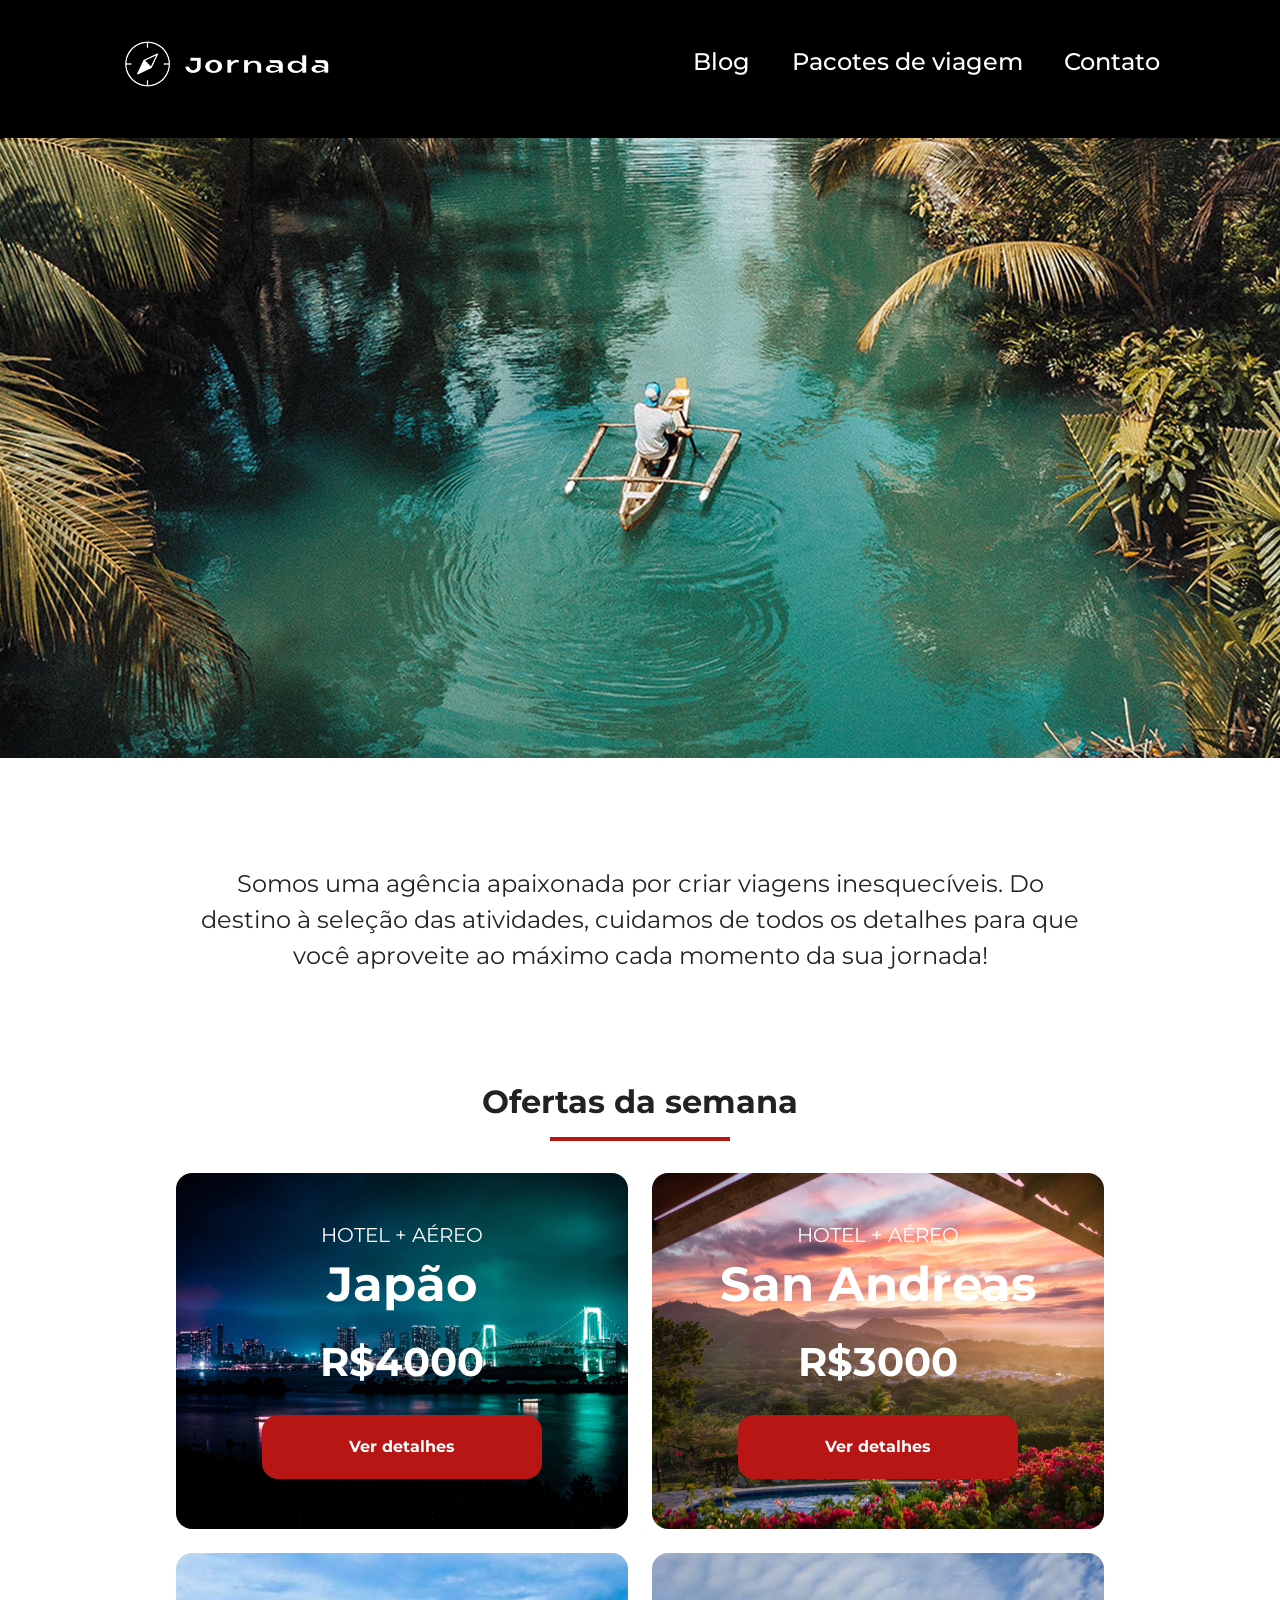
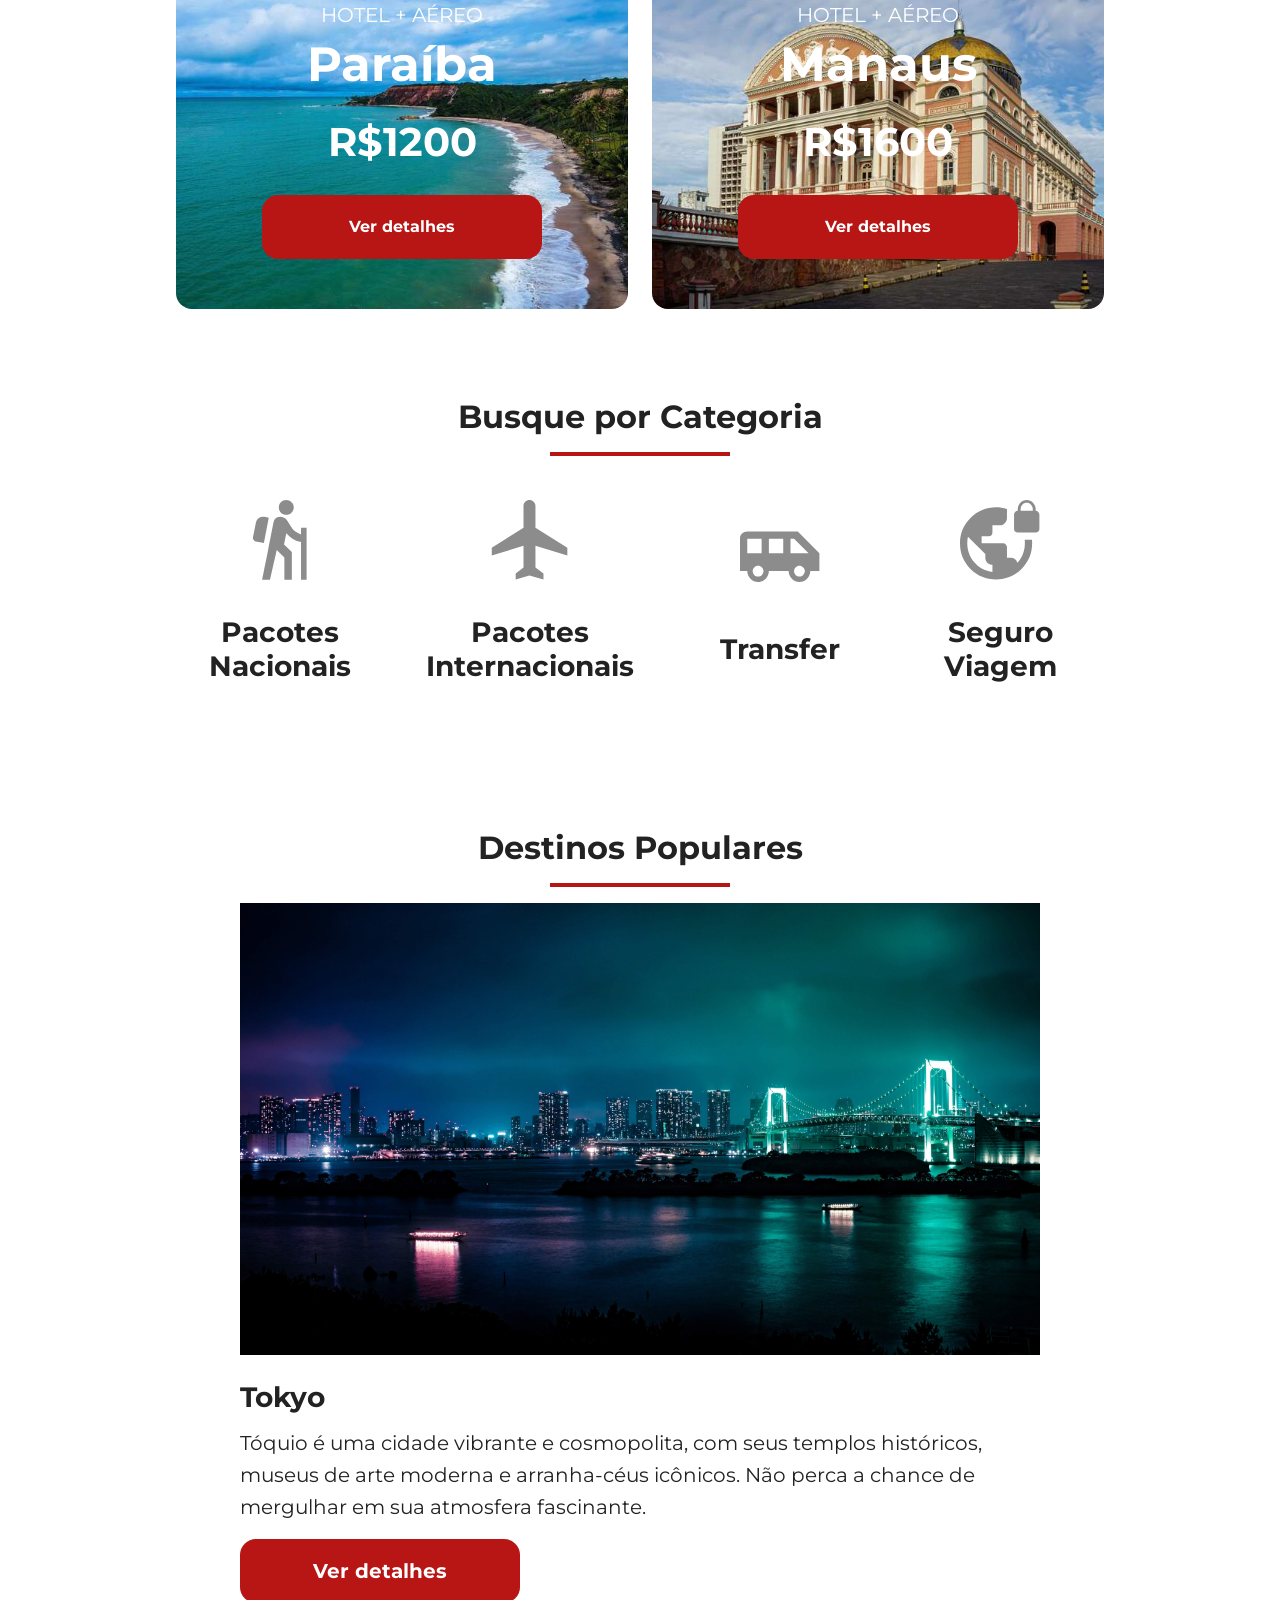
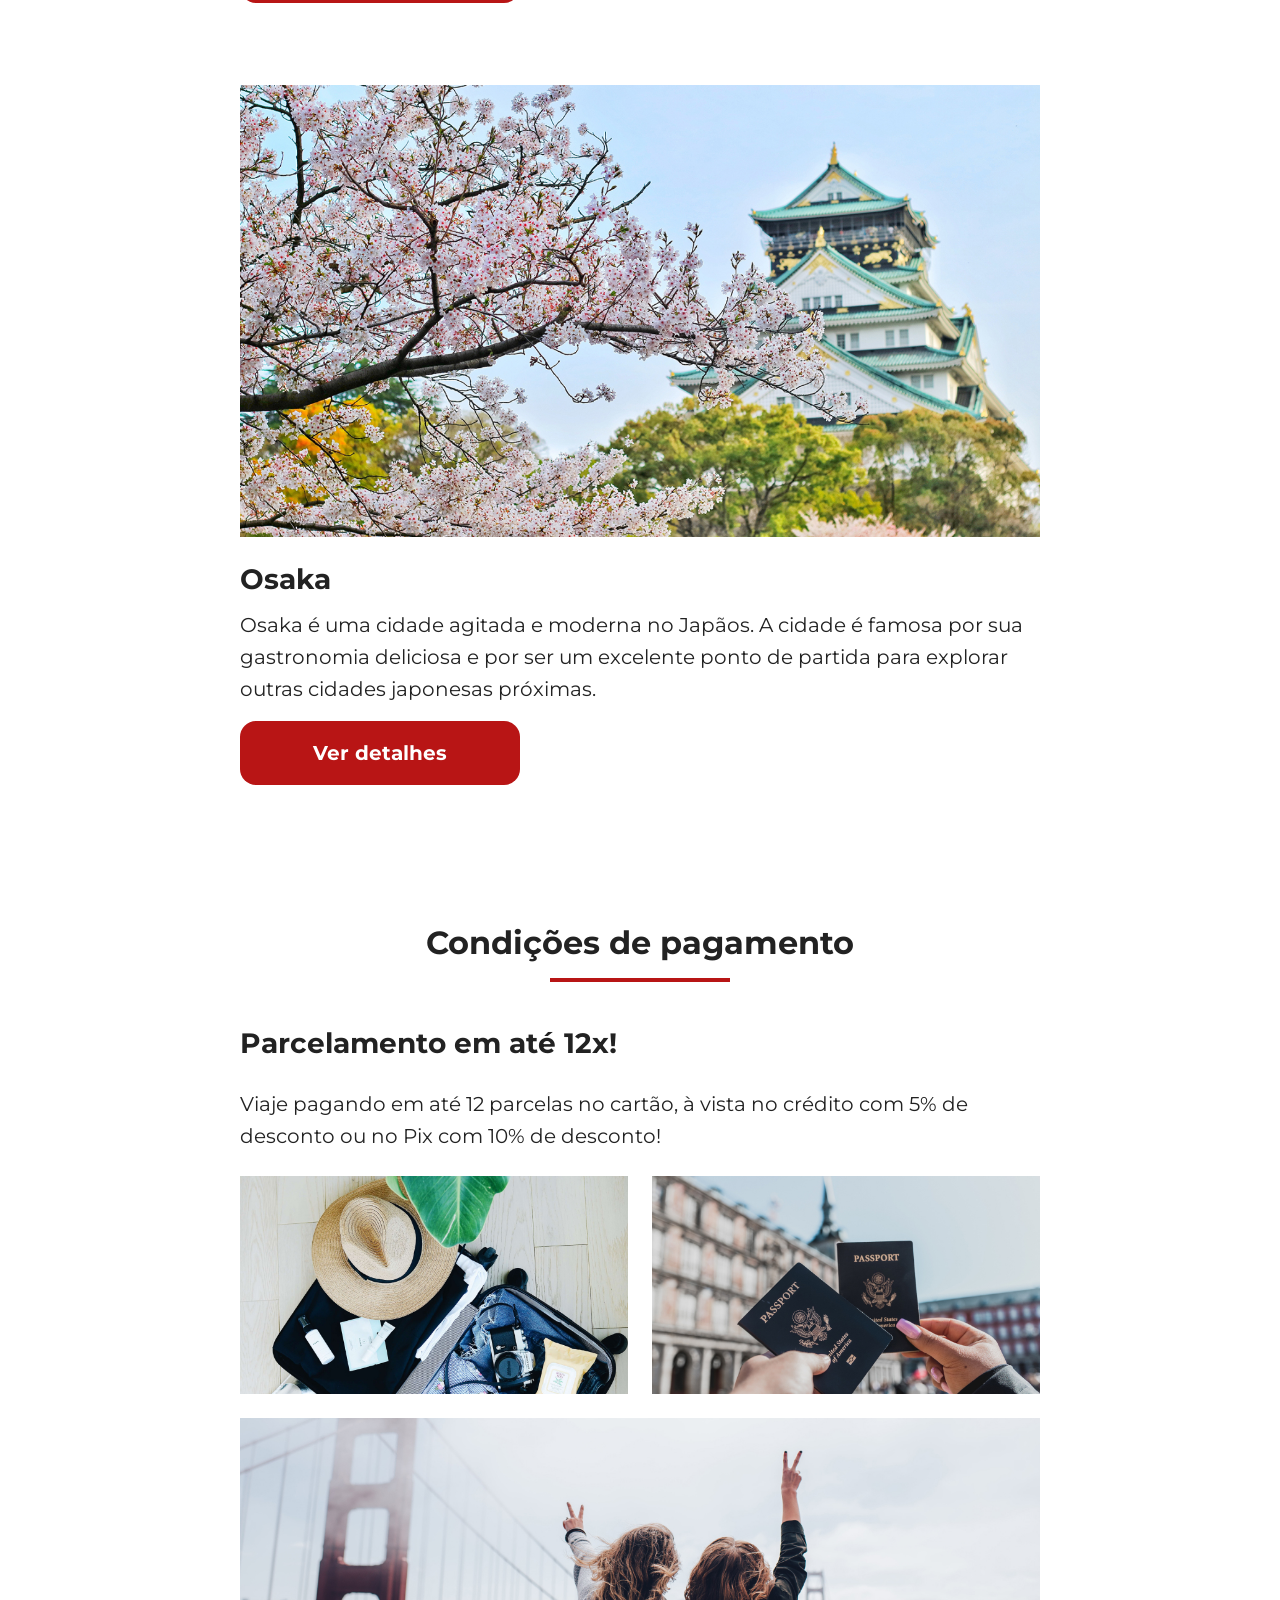
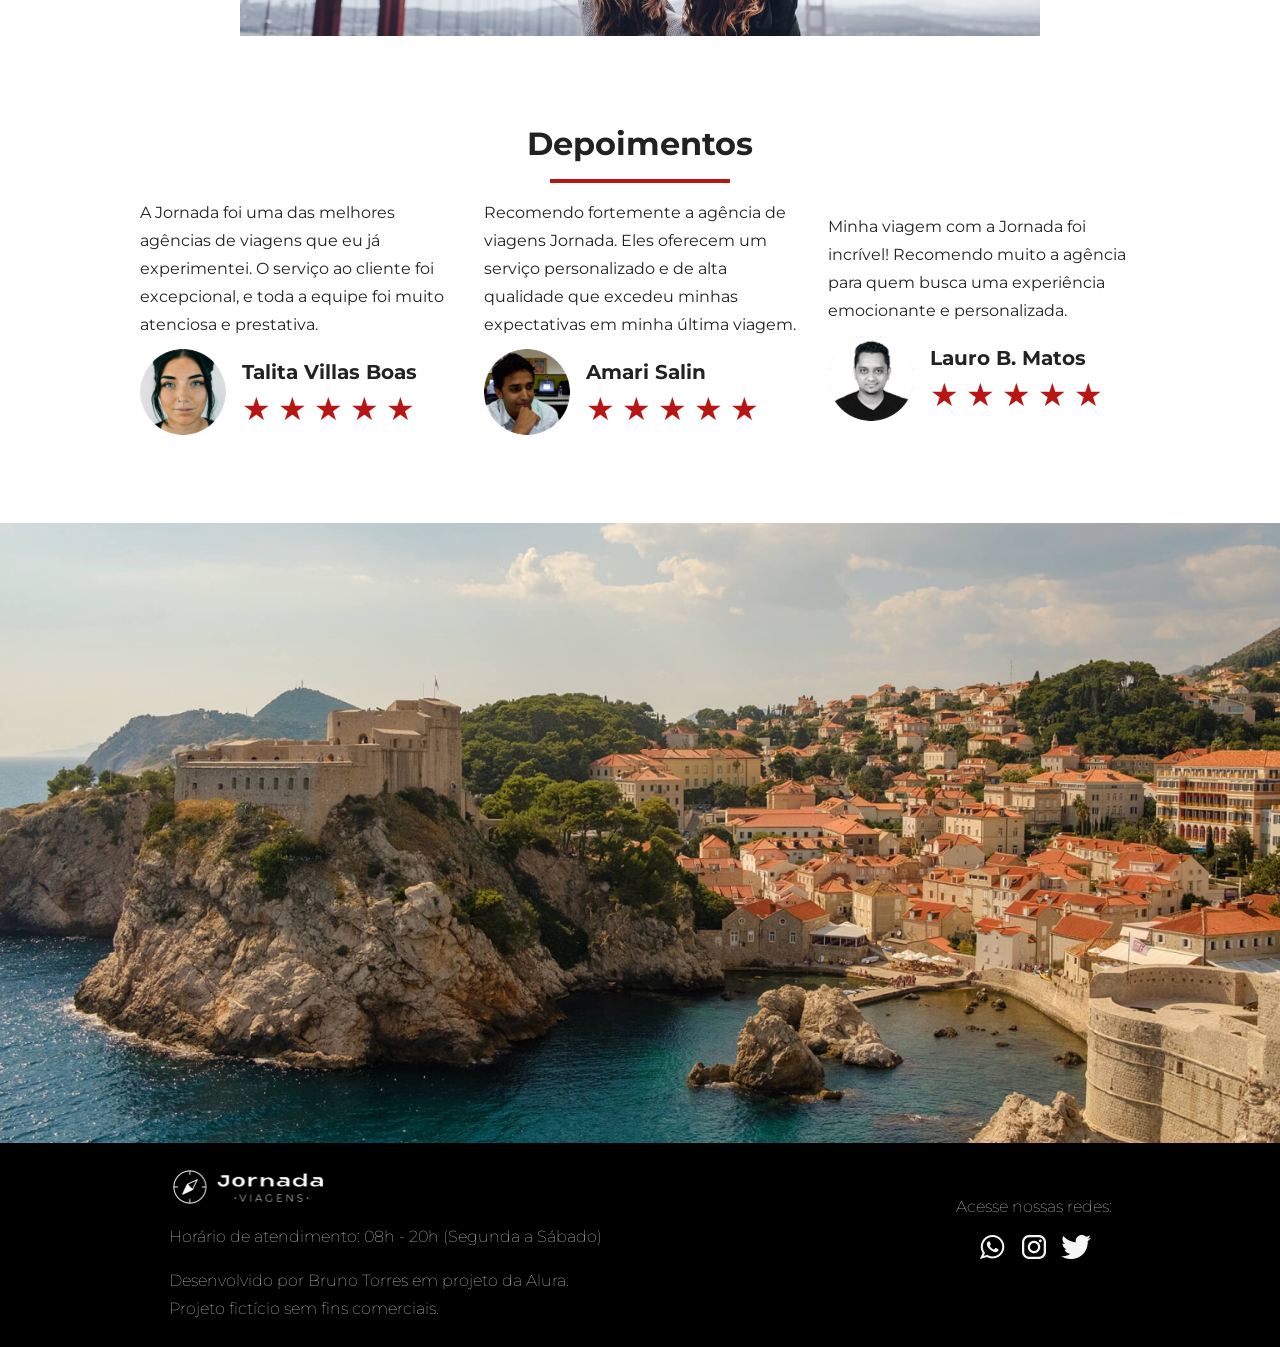
<file: index.html>
<!doctype html>
<html lang="pt-br">
  <head>
    <meta charset="UTF-8" />
    <meta name="viewport" content="width=device-width, initial-scale=1.0" />
    <title>Jornada Viagens</title>
    <link rel="stylesheet" href="css/style.css" />
    <link rel="shortcut icon" href="./img/bussola-jornada-branca.png" type="image/x-icon">
    <meta name="description" content="Jornada Viagens, uma agência apaixonada por criar viagens inesquecíveis.">
    <meta name="og:title" content="Jornada Viagens">
    <meta name="og:description" content="Jornada Viagens, uma agência apaixonada por criar viagens inesquecíveis.">
    <meta name="og:type" content="website">
    <meta name="og:url" content="https://jornadaviagens.com.br">
  </head>
  <body>
    <header>
      <a href="index.html" title="Voltar para a página inicial" class="logo">
        <img
          class="logo-mobile"
          src="./img/bussola-jornada-branca.png"
          alt="Bussola do logo Jornada Viagens, na cor branca"
        />
        <img
          class="logo-desktop"
          src="./img/bussola-com-texto-jornada-branco.png"
          alt="Bussola do logo Jornada Viagens, na cor branca"
        />
      </a>
      <div class="navigation-menu">
        <label for="menu"><img src="./img/menu.png" alt="Menu" /></label>
        <input type="checkbox" name="" id="menu" hidden />
        <nav>
          <ul>
            <li>
              <a href="blog.html" target="_blank" title="Acessar blog">Blog</a>
            </li>
            <li>
              <a
                href="pacotes.html"
                target="_blank"
                title="Acessar pacotes de viagem"
                >Pacotes de viagem</a
              >
            </li>
            <li>
              <a href="contato.html" target="_blank" title="Acessar contato"
                >Contato</a
              >
            </li>
          </ul>
        </nav>
      </div>
    </header>

    <section class="hero">
      <div class="hero-img"></div>
      <h2>
        Somos uma agência apaixonada por criar viagens inesquecíveis. Do destino
        à seleção das atividades, cuidamos de todos os detalhes para que você
        aproveite ao máximo cada momento da sua jornada!
      </h2>
    </section>

    <section class="offers">
      <div class="section-title">
        <h2>Ofertas da semana</h2>
        <hr />
      </div>
      <div class="offer-cards">
        <article class="card japao">
          <header>
            <p>HOTEL + AÉREO</p>
            <h3>Japão <br> <span>R$4000</span></h3>
          </header>
          <footer>
            <a href="#" class="button">Ver detalhes</a>
          </footer>
        </article>

        <article class="card sanandreas">
          <header>
            <p>HOTEL + AÉREO</p>
            <h3>San Andreas <br> <span>R$3000</span></h3>
          </header>
          <footer>
            <a href="#" class="button">Ver detalhes</a>
          </footer>
        </article>

        <article class="card paraiba">
          <header>
            <p>HOTEL + AÉREO</p>
            <h3>Paraíba <br> <span>R$1200</span></h3>
          </header>
          <footer>
            <a href="#" class="button">Ver detalhes</a>
          </footer>
        </article>

        <article class="card manaus">
          <header>
            <p>HOTEL + AÉREO</p>
            <h3>Manaus <br> <span>R$1600</span></h3>
          </header>
          <footer>
            <a href="#" class="button">Ver detalhes</a>
          </footer>
        </article>
      </div>
    </section>
  
    <section class="categories">
      <div class="section-title">
        <h2>Busque por Categoria</h2>
        <hr>
      </div>
      <div class="categories-cards">
        <div class="card">
          <a 
          href="#"
          target="_blank"
          title="Busque pela categoria Pacotes Nacionais">
            <img 
            src="./img/pacotes-nacionais-icon.svg" alt="Ícone cinza de uma pessoa fazendo caminhada">
            <h3>Pacotes Nacionais</h3>
          </a>
        </div>
        <div class="card">
          <a 
          href="#"
          target="_blank"
          title="Busque pela categoria Pacotes Internacionais">
            <img src="./img/pacotes-internacionais-icon.svg" alt="Ícone cinza de um avião">
            <h3>Pacotes Internacionais</h3>
          </a>
        </div>
        <div class="card">
          <a 
          href="#"
          target="_blank"
          title="Busque pela categoria Transfer">
            <img src="./img/transfer-icon.svg" alt="Ícone cinza de um carro">
            <h3>Transfer</h3>
          </a>
        </div>
        <div class="card">
          <a 
          href="#"
          target="_blank"
          title="Busque pela categoria Seguro Viagem">
            <img src="./img/seguro-viagem-icon.svg" alt="Ícone cinza de um globo com um cadeado">
            <h3>Seguro Viagem</h3>
          </a>
        </div>
      </div>
    </section> 

    <section class="destinations">
      <div class="section-title">
        <h2>Destinos Populares</h2>
        <hr>
      </div>
      <div class="destinations-items">
        <article class="item">
          <header>
            <div class="img-item tokyo"></div>
            <h4>Tokyo</h4>
          </header>
          <p>Tóquio é uma cidade vibrante e cosmopolita, com seus templos históricos, museus de arte moderna e arranha-céus icônicos. Não perca a chance de mergulhar em sua atmosfera fascinante.</p>
          <footer>
            <a href="#" class="button">Ver detalhes</a>
          </footer>
        </article>
        <article class="item">
          <header>
            <div class="img-item osaka"></div>
            <h4>Osaka</h4>
          </header>
          <p>Osaka é uma cidade agitada e moderna no Japãos. A cidade é famosa por sua gastronomia deliciosa e por ser um excelente ponto de partida para explorar outras cidades japonesas próximas.</p>
          <footer>
            <a href="#" class="button">Ver detalhes</a>
          </footer>
        </article>
      </div>
    </section> 

    <section class="payments">
      <div class="section-title">
        <h2>Condições de pagamento</h2>
        <hr />
      </div>
      <div class="payments-content">
        <div class="text-content">
          <h3 class="content-title">Parcelamento em até 12x!</h3>
          <p class="content-text">Viaje pagando em até 12 parcelas no cartão, à vista no crédito com 5% de desconto ou no Pix com 10% de desconto! </p>
        </div>
        <div class="image-content">
          <div class="image bag"></div>
          <div class="image passport"></div>
          <div class="image people colspan-2"></div>
        </div>
      </div>
    </section>

    <section class="testimonials">
      <div class="section-title">
        <h2>Depoimentos</h2>
        <hr />
      </div>
      <div class="testimonial-container">
        <article>
          <header>
            <p>A Jornada foi uma das melhores agências de viagens que eu já experimentei. O serviço ao cliente foi excepcional, e toda a equipe foi muito atenciosa e prestativa.</p>
          </header>
          <footer>
            <img src="./img/profile-talita.png" alt="Imagem de perfil da cliente Talita">
            <div class="profile-content">
              <h4>Talita Villas Boas</h4>
              <div class="rating">
                <span class="star">★</span>
                <span class="star">★</span>
                <span class="star">★</span>
                <span class="star">★</span>
                <span class="star">★</span>
              </div>
            </div>
          </footer>
        </article>
        <article>
          <header>
            <p>Recomendo fortemente a agência de viagens Jornada. Eles oferecem um serviço personalizado e de alta qualidade que excedeu minhas expectativas em minha última viagem.</p>
          </header>
          <footer>
            <img src="./img/profile-amari.png" alt="Imagem de perfil da cliente Amari">
            <div class="profile-content">
              <h4>Amari Salin</h4>
              <div class="rating">
                <span class="star">★</span>
                <span class="star">★</span>
                <span class="star">★</span>
                <span class="star">★</span>
                <span class="star">★</span>
              </div>
            </div>
          </footer>
        </article>
        <article>
          <header>
            <p>Minha viagem com a Jornada foi incrível! Recomendo muito a agência para quem busca uma experiência emocionante e personalizada.</p>
          </header>
          <footer>
            <img src="./img/profile-lauro.png" alt="Imagem de perfil da cliente Lauro">
            <div class="profile-content">
              <h4>Lauro B. Matos</h4>
              <div class="rating">
                <span class="star">★</span>
                <span class="star">★</span>
                <span class="star">★</span>
                <span class="star">★</span>
                <span class="star">★</span>
              </div>
            </div>
          </footer>
        </article>
      </div>
    </section>

    <section class="hero">
      <div class="hero-img hero-footer"></div>
    </section>
  
    <footer class="footer">
      <div class="footer-content">
        <img src="img/logo-jornada-viagens.png" alt="">
        <p>Horário de atendimento: 08h - 20h (Segunda a Sábado)</p>
        <p>Desenvolvido por Bruno Torres em projeto da Alura. Projeto fictício sem fins comerciais.</p>
      </div>
      <div class="footer-socials">
        <p>Acesse nossas redes:</p>
        <div class="social-icons">
          <a href="#"><img src="./img/logo-whatsapp.png" alt=""></a>
          <a href="#"><img src="./img/logo-instagram.png" alt=""></a>
          <a href="#"><img src="./img/logo-twitter.png" alt=""></a>
        </div>
      </div>
    </footer>
  
  </body>
</html>
</file>
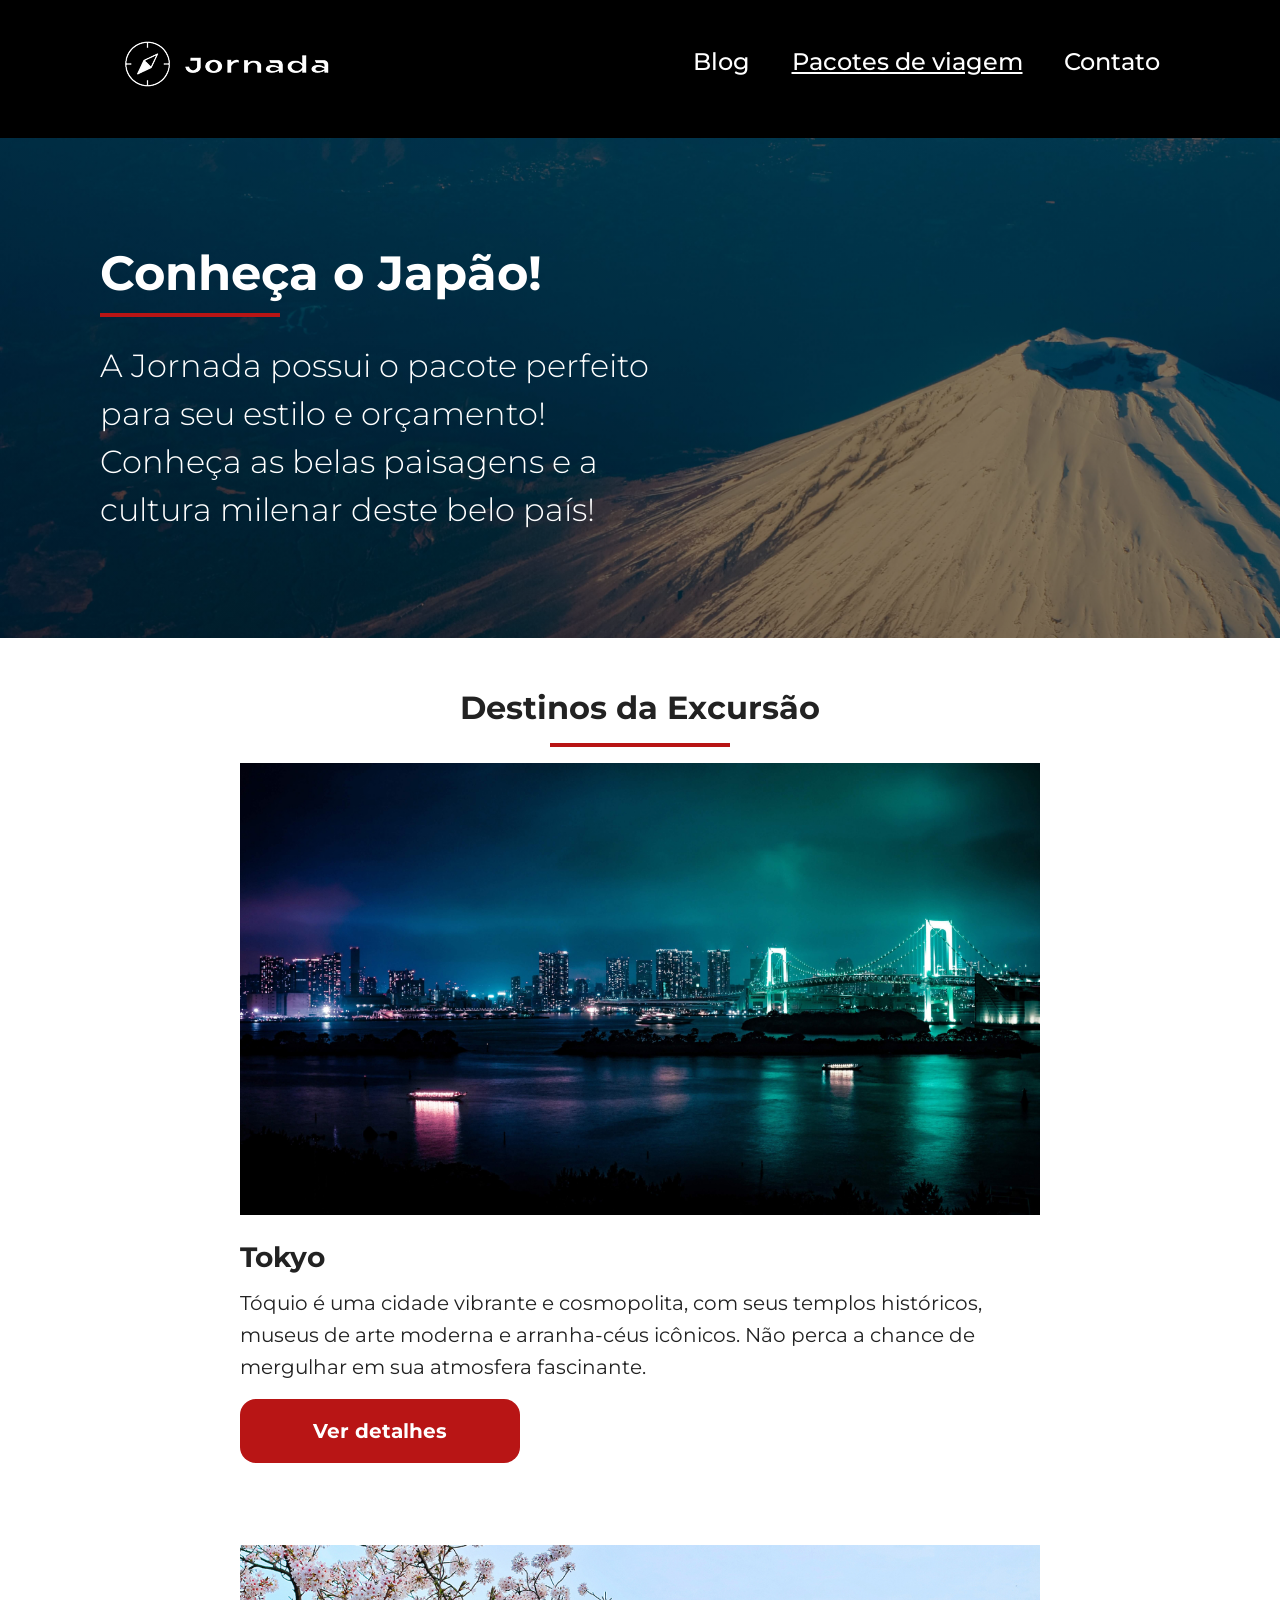
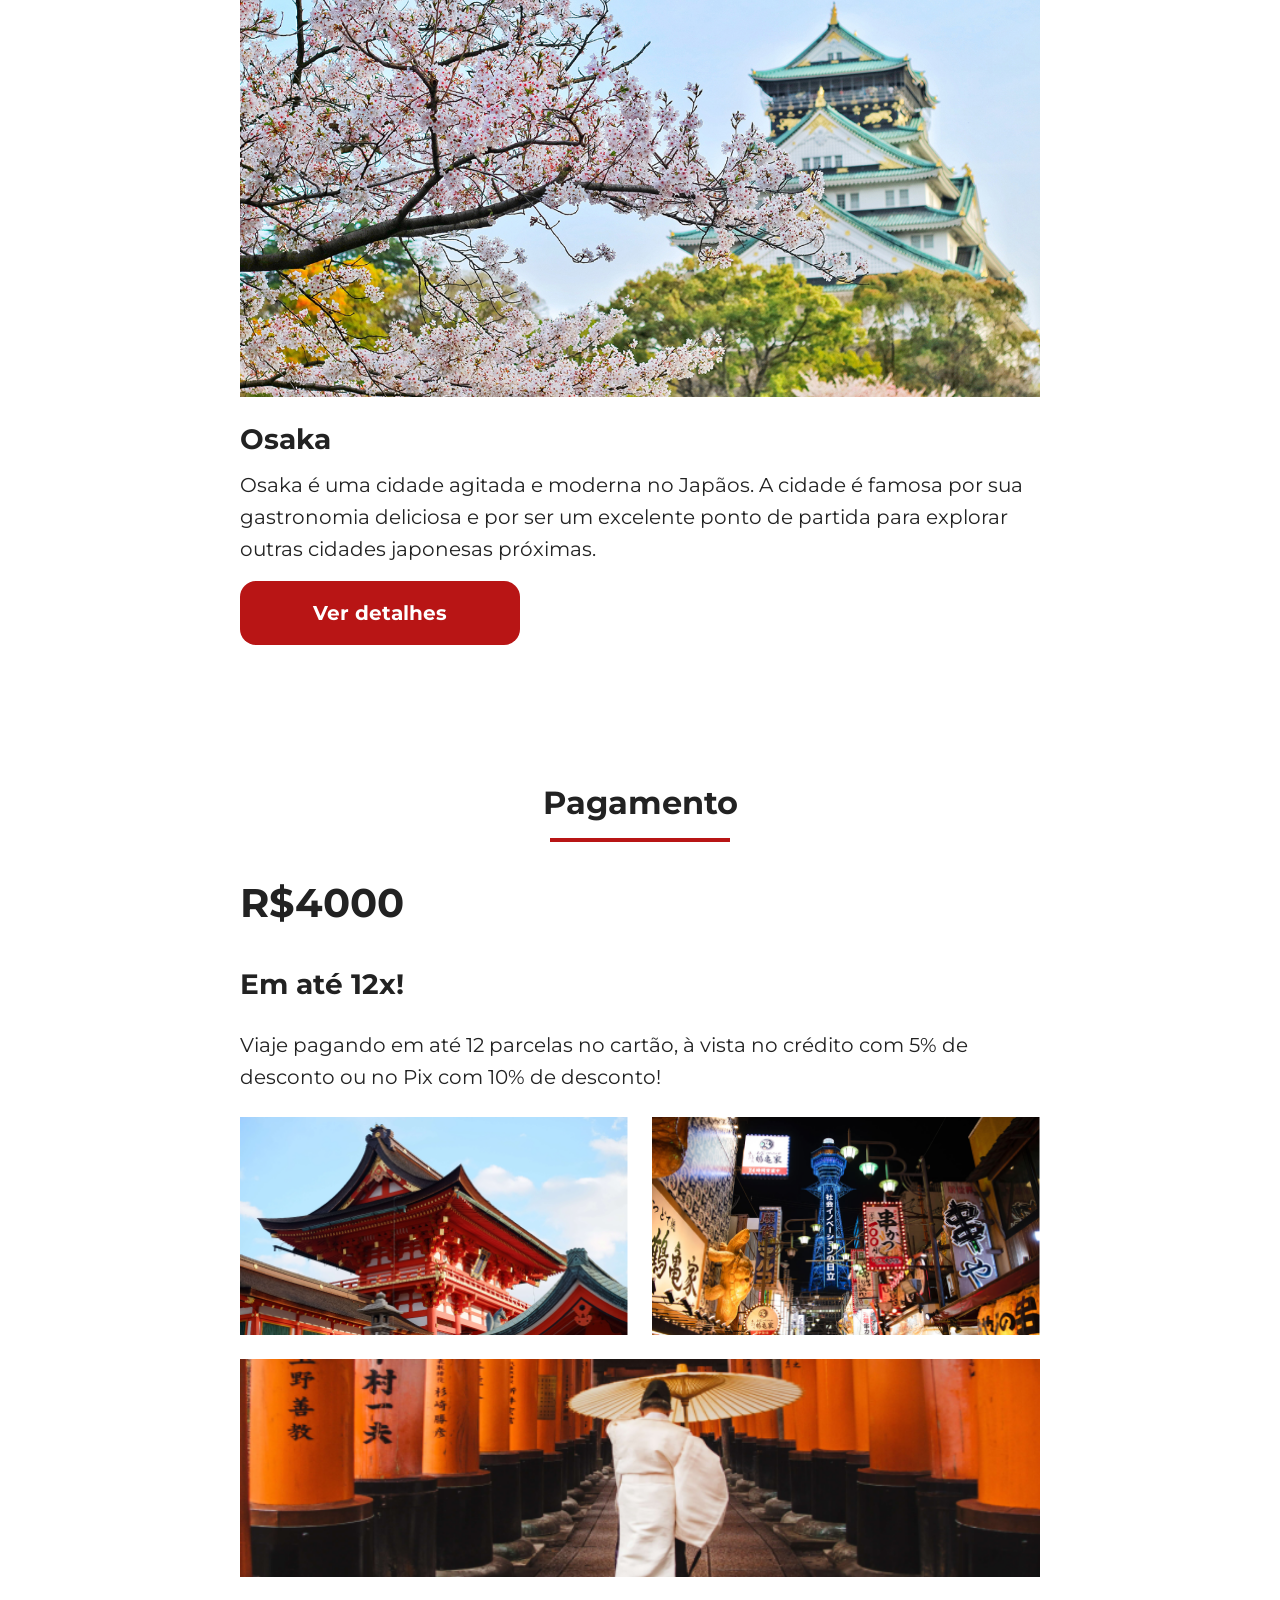
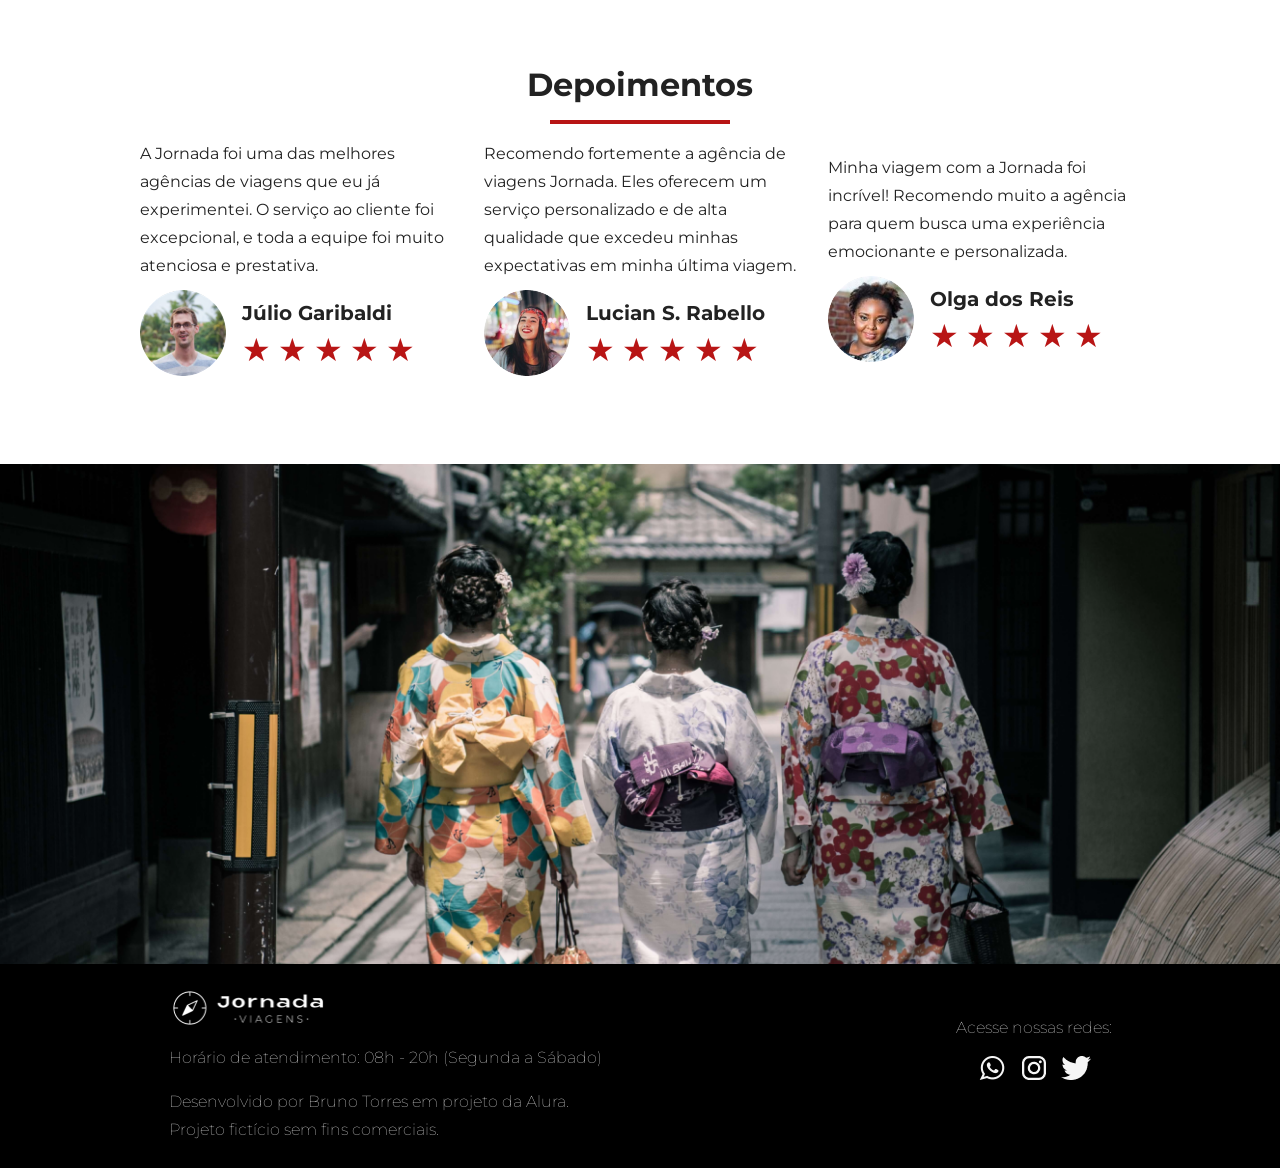
<file: japan.html>
<!doctype html>
<html lang="en">
  <head>
    <meta charset="UTF-8" />
    <meta name="viewport" content="width=device-width, initial-scale=1.0" />
    <title>Conheça o Japão!</title>
    <link rel="stylesheet" href="css/style.css" />
    <link
      rel="shortcut icon"
      href="./img/bussola-jornada-branca.png"
      type="image/x-icon"
    />
    <meta
      name="description"
      content="A Jornada possui o pacote perfeito para seu estilo e orçamento! Conheça as belas paisagens e a cultura milenar deste belo país!"
    />
    <meta name="og:title" content="Conheça o Japão" />
    <meta
      name="og:description"
      content="A Jornada possui o pacote perfeito para seu estilo e orçamento! Conheça as belas paisagens e a cultura milenar deste belo país!"
    />
    <meta name="og:type" content="website" />
    <meta name="og:url" content="https://jornadaviagens.com.br/japao" />
  </head>
  <body>
    <header>
      <a href="index.html" title="Voltar para a página inicial" class="logo">
        <img
          class="logo-mobile"
          src="./img/bussola-jornada-branca.png"
          alt="Bussola do logo Jornada Viagens, na cor branca"
        />
        <img
          class="logo-desktop"
          src="./img/bussola-com-texto-jornada-branco.png"
          alt="Bussola do logo Jornada Viagens, na cor branca"
        />
      </a>
      <div class="navigation-menu">
        <label for="menu"><img src="./img/menu.png" alt="Menu" /></label>
        <input type="checkbox" name="" id="menu" hidden />
        <nav>
          <ul>
            <li>
              <a href="blog.html" target="_blank" title="Acessar blog">Blog</a>
            </li>
            <li>
              <a
                href="pacotes.html"
                target="_blank"
                title="Acessar pacotes de viagem"
                class="active"
                >Pacotes de viagem</a
              >
            </li>
            <li>
              <a href="contato.html" target="_blank" title="Acessar contato"
                >Contato</a
              >
            </li>
          </ul>
        </nav>
      </div>
    </header>

    <section class="hero">
      <div class="hero-img japan">
        <div class="hero-content">
          <div class="section-title">
            <h2 class="title-hero">Conheça o Japão!</h2>
            <hr class="hr-hero" />
          </div>
          <div class="hero-description">
            <p>
              A Jornada possui o pacote perfeito para seu estilo e orçamento!
              Conheça as belas paisagens e a cultura milenar deste belo país!
            </p>
          </div>
        </div>
      </div>
    </section>

    <section class="destinations japan">
      <div class="section-title">
        <h2>Destinos da Excursão</h2>
        <hr />
      </div>
      <div class="destinations-items">
        <article class="item">
          <header>
            <div class="img-item tokyo"></div>
            <h4>Tokyo</h4>
          </header>
          <p>
            Tóquio é uma cidade vibrante e cosmopolita, com seus templos
            históricos, museus de arte moderna e arranha-céus icônicos. Não
            perca a chance de mergulhar em sua atmosfera fascinante.
          </p>
          <footer>
            <a href="#" class="button">Ver detalhes</a>
          </footer>
        </article>
        <article class="item">
          <header>
            <div class="img-item osaka"></div>
            <h4>Osaka</h4>
          </header>
          <p>
            Osaka é uma cidade agitada e moderna no Japãos. A cidade é famosa
            por sua gastronomia deliciosa e por ser um excelente ponto de
            partida para explorar outras cidades japonesas próximas.
          </p>
          <footer>
            <a href="#" class="button">Ver detalhes</a>
          </footer>
        </article>
      </div>
    </section>

    <section class="payments japan">
      <div class="section-title">
        <h2>Pagamento</h2>
        <hr />
      </div>
      <div class="payments-content">
        <div class="text-content">
          <h3 class="content-title">R$4000</h3>
          <h3 class="content-title sub">Em até 12x!</h3>
          <p class="content-text">
            Viaje pagando em até 12 parcelas no cartão, à vista no crédito com
            5% de desconto ou no Pix com 10% de desconto!
          </p>
        </div>
        <div class="image-content">
          <div class="image japan-tower"></div>
          <div class="image japan-city"></div>
          <div class="image japan-person colspan-2"></div>
        </div>
      </div>
    </section>

    <section class="testimonials">
      <div class="section-title">
        <h2>Depoimentos</h2>
        <hr />
      </div>
      <div class="testimonial-container">
        <article>
          <header>
            <p>
              A Jornada foi uma das melhores agências de viagens que eu já
              experimentei. O serviço ao cliente foi excepcional, e toda a
              equipe foi muito atenciosa e prestativa.
            </p>
          </header>
          <footer>
            <img
              src="./img/profile-julio.png"
              alt="Imagem de perfil da cliente Julio"
            />
            <div class="profile-content">
              <h4>Júlio Garibaldi</h4>
              <div class="rating">
                <span class="star">★</span>
                <span class="star">★</span>
                <span class="star">★</span>
                <span class="star">★</span>
                <span class="star">★</span>
              </div>
            </div>
          </footer>
        </article>
        <article>
          <header>
            <p>
              Recomendo fortemente a agência de viagens Jornada. Eles oferecem
              um serviço personalizado e de alta qualidade que excedeu minhas
              expectativas em minha última viagem.
            </p>
          </header>
          <footer>
            <img
              src="./img/profile-lucia.png"
              alt="Imagem de perfil da cliente Lucia"
            />
            <div class="profile-content">
              <h4>Lucian S. Rabello</h4>
              <div class="rating">
                <span class="star">★</span>
                <span class="star">★</span>
                <span class="star">★</span>
                <span class="star">★</span>
                <span class="star">★</span>
              </div>
            </div>
          </footer>
        </article>
        <article>
          <header>
            <p>
              Minha viagem com a Jornada foi incrível! Recomendo muito a agência
              para quem busca uma experiência emocionante e personalizada.
            </p>
          </header>
          <footer>
            <img
              src="./img/profile-olga.png"
              alt="Imagem de perfil da cliente Olga"
            />
            <div class="profile-content">
              <h4>Olga dos Reis</h4>
              <div class="rating">
                <span class="star">★</span>
                <span class="star">★</span>
                <span class="star">★</span>
                <span class="star">★</span>
                <span class="star">★</span>
              </div>
            </div>
          </footer>
        </article>
      </div>
    </section>

    <section class="hero">
      <div class="hero-img hero-footer japan"></div>
    </section>

    <footer class="footer">
      <div class="footer-content">
        <img src="img/logo-jornada-viagens.png" alt="" />
        <p>Horário de atendimento: 08h - 20h (Segunda a Sábado)</p>
        <p>
          Desenvolvido por Bruno Torres em projeto da Alura. Projeto fictício
          sem fins comerciais.
        </p>
      </div>
      <div class="footer-socials">
        <p>Acesse nossas redes:</p>
        <div class="social-icons">
          <a href="#"><img src="./img/logo-whatsapp.png" alt="" /></a>
          <a href="#"><img src="./img/logo-instagram.png" alt="" /></a>
          <a href="#"><img src="./img/logo-twitter.png" alt="" /></a>
        </div>
      </div>
    </footer>
  </body>
</html>
</file>
<file: css/style.css>
@import url("./global.css");
@import url("./header.css");
@import url("./hero.css");
@import url("./offers.css");
@import url('./categories.css');
@import url("./destinations.css");
@import url("./payments.css");
@import url("./testimonials.css");
@import url("./footer.css");
</file>
